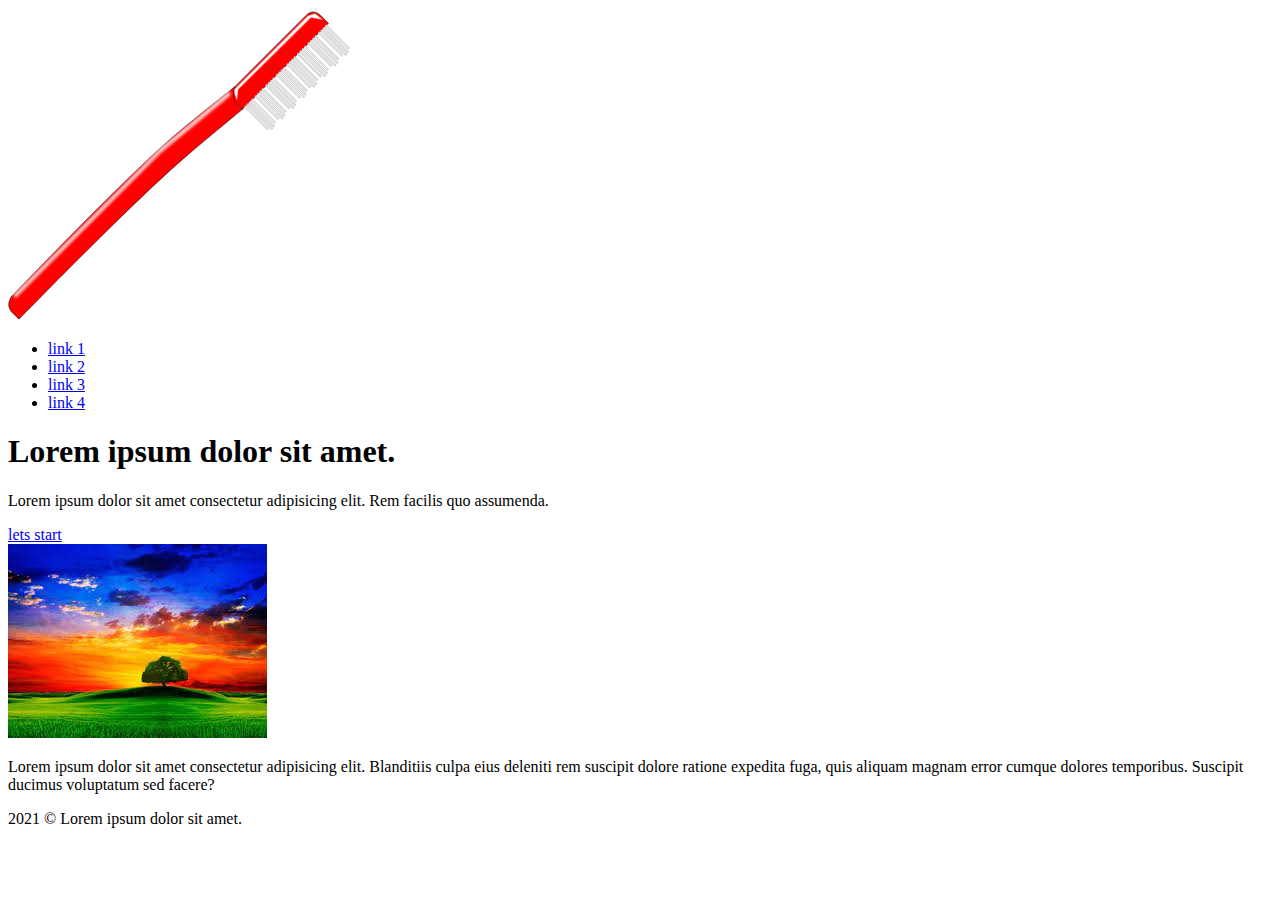
<file: task1.1/index.html>
<!DOCTYPE html>
<html lang="en">

<head>
   <meta charset="UTF-8">
   <meta http-equiv="X-UA-Compatible" content="IE=edge">
   <meta name="viewport" content="width=device-width, initial-scale=1.0">
   <title>Float</title>
   <link rel="homework1" href="./css/style.css">
</head>

<body>
   <header>
      <div class="container">
         <a class="logo" href="#"><img src="./img/logo.svg" alt="logotip"></a>

         <nav>
            <ul>
               <li><a href="#">link 1</a></li>
               <li><a href="#">link 2</a></li>
               <li><a href="#">link 3</a></li>
               <li><a href="#">link 4</a></li>
            </ul>
         </nav>
      </div>
   </header>
   <main>
      <div class="gradient">
         <div class="container">
            <h1>Lorem ipsum dolor sit amet.</h1>
            <p>Lorem ipsum dolor sit amet consectetur adipisicing elit. Rem facilis quo assumenda.</p>
            <a class="start" href="#">lets start</a>
         </div>
      </div>
      <div class="content">
         <div class="container">
            <img class="images" src="./img/scren.jpg" alt="scren">
            <p>Lorem ipsum dolor sit amet consectetur adipisicing elit. Blanditiis culpa eius deleniti rem suscipit
               dolore
               ratione expedita fuga, quis aliquam magnam error cumque dolores temporibus. Suscipit ducimus voluptatum
               sed
               facere?</p>
         </div>
      </div>
   </main>
   <footer>
      <div class="container">
         <p> 2021 &copy; Lorem ipsum dolor sit amet.</p>
      </div>
   </footer>
</body>

</html>
</file>
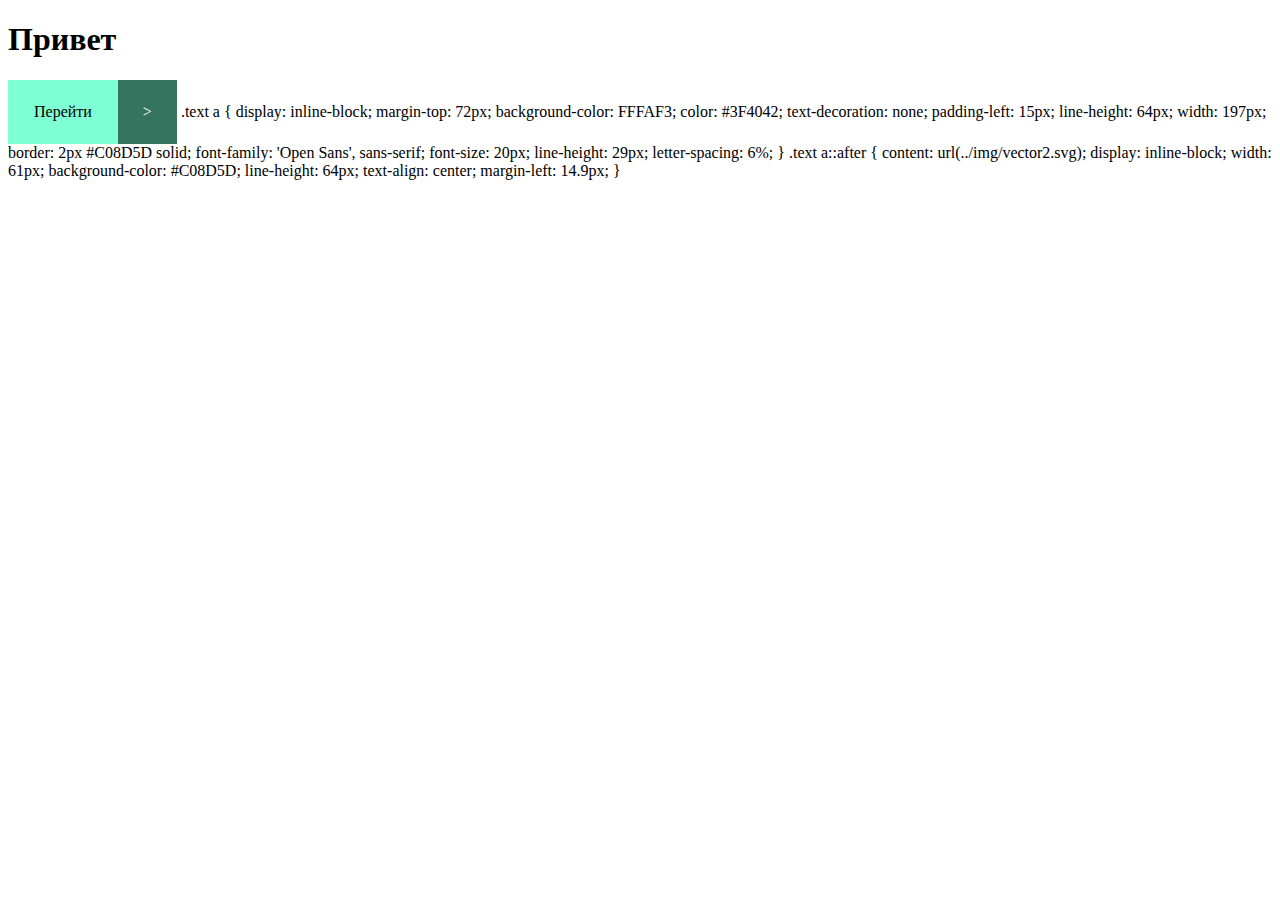
<file: task1.3homework1/index.html>
<!DOCTYPE html>
<html lang="en">

<head>
   <meta charset="UTF-8">
   <meta http-equiv="X-UA-Compatible" content="IE=edge">
   <meta name="viewport" content="width=device-width, initial-scale=1.0">
   <title>button</title>
   <link rel="stylesheet" href="./css/style.css">
</head>

<body>
   <h1>Привет</h1>
   <a class="button" href="#">Перейти</a>
</body>

</html>
.text a {
display: inline-block;
margin-top: 72px;
background-color: FFFAF3;
color: #3F4042;
text-decoration: none;
padding-left: 15px;
line-height: 64px;
width: 197px;
border: 2px #C08D5D solid;
font-family: 'Open Sans', sans-serif;
font-size: 20px;
line-height: 29px;
letter-spacing: 6%;
}


.text a::after {
content: url(../img/vector2.svg);
display: inline-block;
width: 61px;
background-color: #C08D5D;
line-height: 64px;
text-align: center;
margin-left: 14.9px;

}
</file>
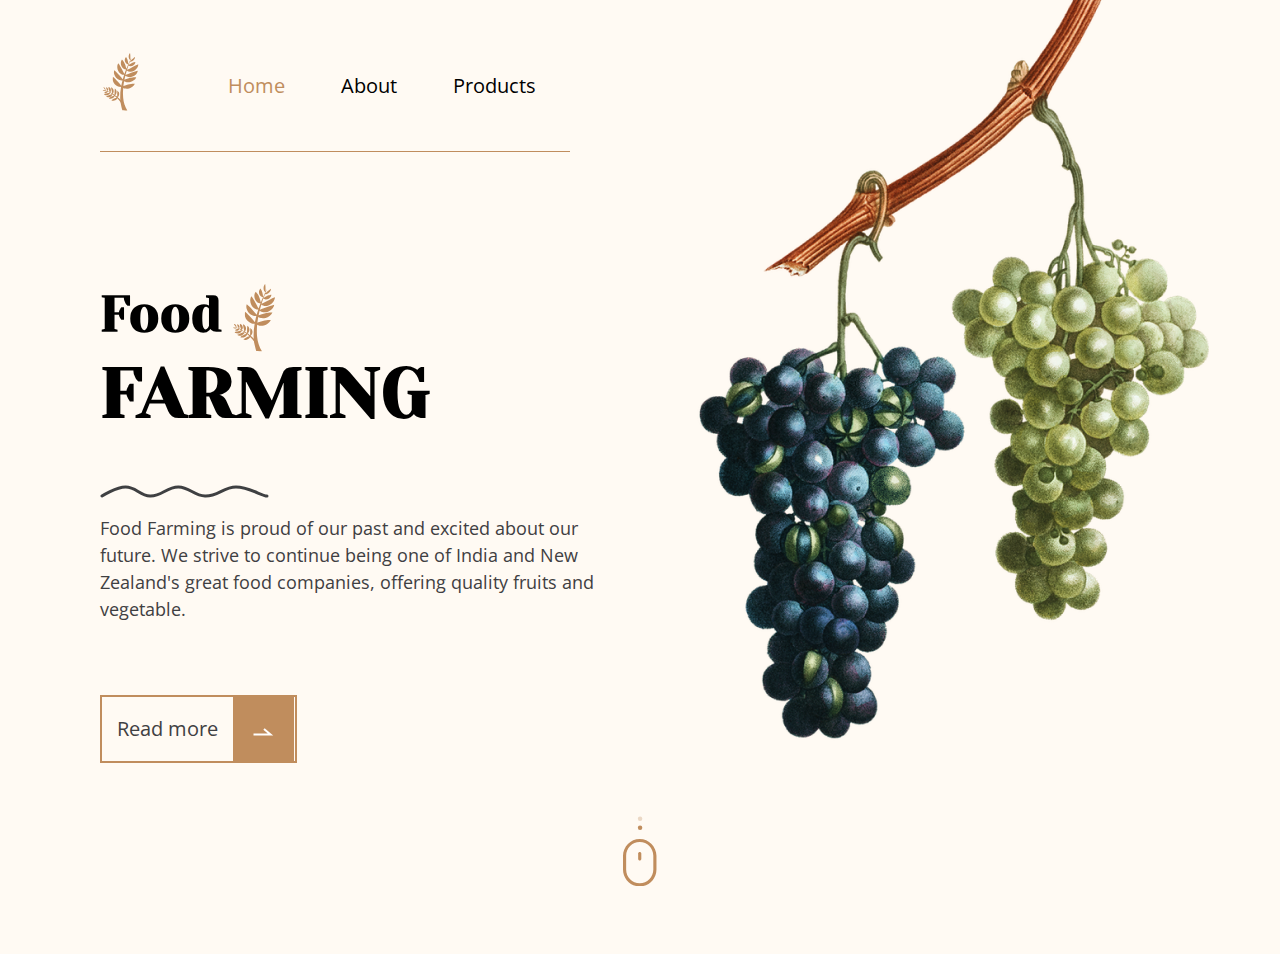
<file: task1.3homework2/index.html>
<!DOCTYPE html>
<html lang="en">

<head>
   <meta charset="UTF-8">
   <meta http-equiv="X-UA-Compatible" content="IE=edge">
   <meta name="viewport" content="width=device-width, initial-scale=1.0">
   <title>Homework</title>
   <link rel="preconnect" href="https://fonts.googleapis.com">
   <link rel="preconnect" href="https://fonts.gstatic.com" crossorigin>
   <link href="https://fonts.googleapis.com/css2?family=Open+Sans&family=Yeseva+One&display=swap" rel="stylesheet">
   <link rel="stylesheet" href="./css/style.css">
</head>

<body>

   <div class="container">
      <header>
         <div class="top">
            <a href="#"><img src="./img/logo.svg" alt="logo"></a>
            <nav>
               <ul>
                  <li class="active"><a href="#">Home</a></li>
                  <li><a href="#">About</a></li>
                  <li><a href="#">Products</a></li>
               </ul>
            </nav>
         </div>
      </header>
      <main>
         <div class="text">
            <h1> <span>Food</span> Farming</h1>
            <p>Food Farming is proud of our past and excited about our future. We strive to continue being one of India
               and
               New Zealand's great food companies, offering quality fruits and vegetable.</p>
            <div class="link">
               <a href="#">Read more</a>
            </div>
         </div>
         <a href="#" class="mause"></a>









      </main>
   </div>

</body>

</html>
</file>
<file: task1.1/css/style.css>
* {
   margin: 0px;
   padding: 0px;
   box-sizing: border-box;
}

.container {
   max-width: 1100px;
   margin: auto;

}

header {
   background-color: aquamarine;
}

.logo img {
   width: 100px;
}

nav li {
   display: inline-block;
}

.logo a {
   float: left;
}

nav {
   float: right;
   margin-top: 40px;
}

.gradient {
   background: linear-gradient(to right, #ccc, lightblue);
   padding: 130px 0px;
}

.start {
   display: inline-block;
   padding: 15px 38px;
   background-color: gray;
   border-radius: 5px;
   margin-top: 20px;
   color: white;
   text-decoration: none;
}

.images {
   float: left;
   max-width: 200px;
   margin-right: 20px;

}

.content .container {
   overflow: auto;
}

.content {
   padding: 38px 0px;
}

footer {
   background: darkgrey;
   padding: 60px 0px;
   text-align: right;
}
</file>
<file: task1.3homework1/css/style.css>
.button {
   display: inline-block;
   background-color: aquamarine;
   color: black;
   text-decoration: none;
   padding-left: 26px;
   line-height: 64px;
}


.button::after {
   content: ">";
   display: inline-block;
   width: 59px;
   height: 64px;
   background-color: rgb(53, 116, 95);
   line-height: 64px;
   text-align: center;
   color: white;
   margin-left: 26px;
}
</file>
<file: task1.3homework2/css/style.css>
* {
   margin: 0px;
   padding: 0px;
   box-sizing: border-box;
}

body {
   background-color: #FFFAF3;
   background-image: url(../img/fons.png);
   background-repeat: no-repeat;
   background-position: right top;
}

.container {
   max-width: 1080px;
   margin: 0px auto;
}

.top {
   border-bottom: 1px solid #C08D5D;
   max-width: 470px;
   padding: 53px 0px 32.5px 0px;
}

.top nav {
   display: inline-block;

}

.top li {
   display: inline-block;
   margin-left: 52px;
}

.top li:first-child {
   margin-left: 85px;
}

.top a {
   vertical-align: middle;
   color: black;
   text-decoration: none;
   font-family: 'Open Sans', sans-serif;
   font-size: 20px;
}

.active a {
   color: #C08D5D;
}

main {
   padding: 132px 0px 68px 0px;
}

h1 {
   font-family: 'Yeseva One', cursive;
   font-size: 70px;
   letter-spacing: 6%;
   line-height: 81px;
   text-transform: uppercase;
   max-width: 355px;

}

h1 span {
   display: block;
   font-family: 'Yeseva One', cursive;
   font-size: 50px;
   line-height: 58px;
   text-transform: none;
}

h1 span::after {
   content: url(../img/biglogo.svg);
   display: inline-block;
   vertical-align: middle;
   margin-left: 8px;
   height: 69px;
   width: 45px;
}

h1::after {
   content: url(../img/vector.svg);
   overflow: auto;
   display: block;

}

.text p {
   font-family: 'Open Sans', sans-serif;
   font-size: 18px;
   line-height: 27px;
   letter-spacing: 6%;
   color: #3F4042;
   max-width: 535px;
}

.text a {
   display: inline-block;
   margin-top: 72px;
   background-color: FFFAF3;
   color: #3F4042;
   text-decoration: none;
   padding-left: 15px;
   line-height: 64px;
   width: 197px;
   border: 2px #C08D5D solid;
   font-family: 'Open Sans', sans-serif;
   font-size: 20px;
   line-height: 29px;
   letter-spacing: 6%;
}


.text a::after {
   content: url(../img/vector2.svg);
   display: inline-block;
   width: 61px;
   background-color: #C08D5D;
   line-height: 64px;
   text-align: center;
   margin-left: 14.9px;
}

.mause {
   display: block;
   margin: 0px auto;
   background-image: url(../img/mouse.svg);
   width: 34px;
   height: 70px;
   margin-top: 53px;
   scroll-behavior: auto;

}
</file>
